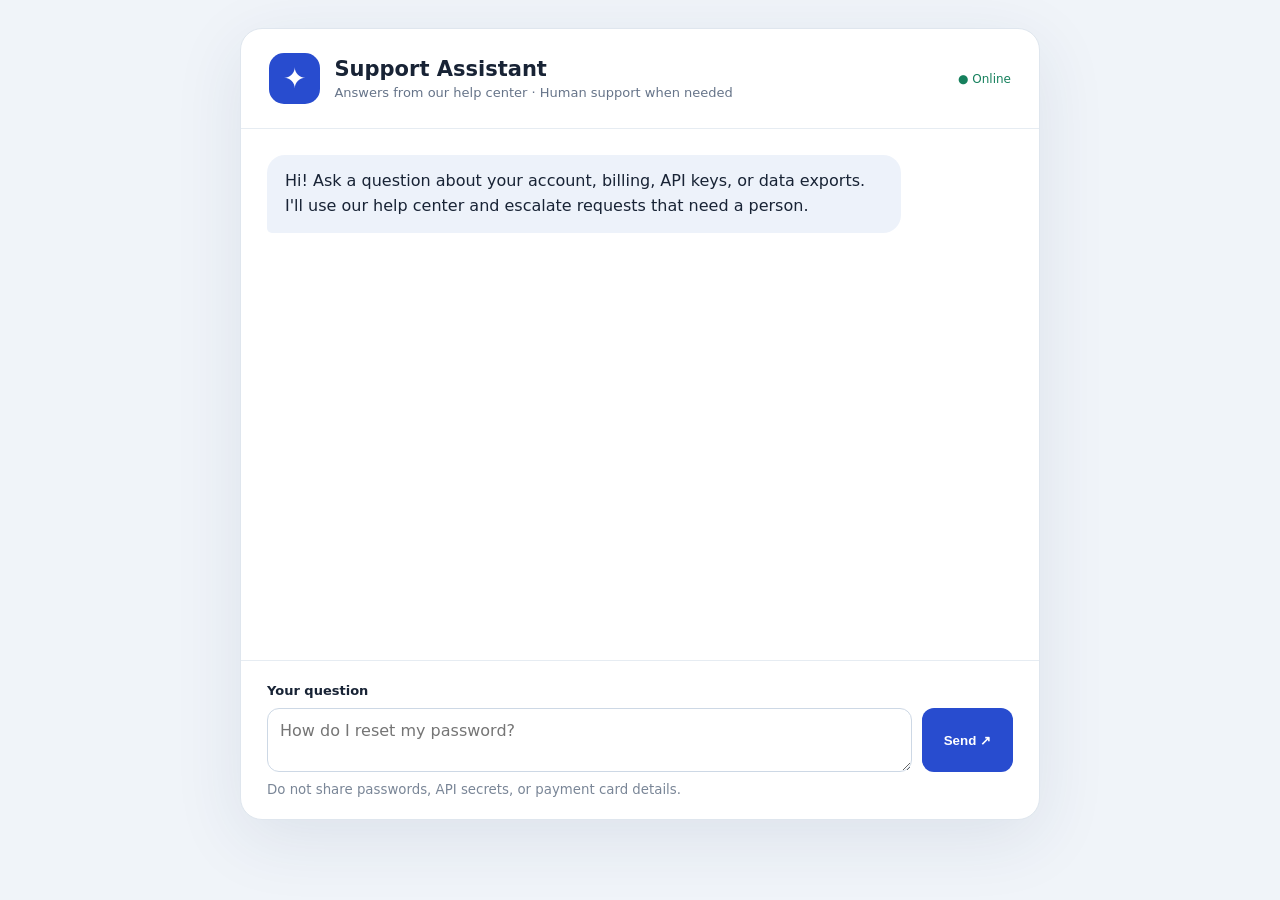
<file: gen-ai-project-2/ui/index.html>
<!doctype html><html lang="en"><head><meta charset="utf-8"><meta name="viewport" content="width=device-width, initial-scale=1"><title>Support Assistant</title><link rel="stylesheet" href="styles.css"></head><body><main class="shell"><header><div class="mark">✦</div><div><h1>Support Assistant</h1><p>Answers from our help center · Human support when needed</p></div><span class="status">● Online</span></header><section id="messages" class="messages" aria-live="polite"><article class="bubble bot">Hi! Ask a question about your account, billing, API keys, or data exports. I'll use our help center and escalate requests that need a person.</article></section><form id="chatForm"><label for="message">Your question</label><div class="composer"><textarea id="message" rows="2" maxlength="2000" placeholder="How do I reset my password?" required></textarea><button id="send" type="submit">Send ↗</button></div><small>Do not share passwords, API secrets, or payment card details.</small></form></main><script src="config.js"></script><script src="app.js"></script></body></html>
</file>
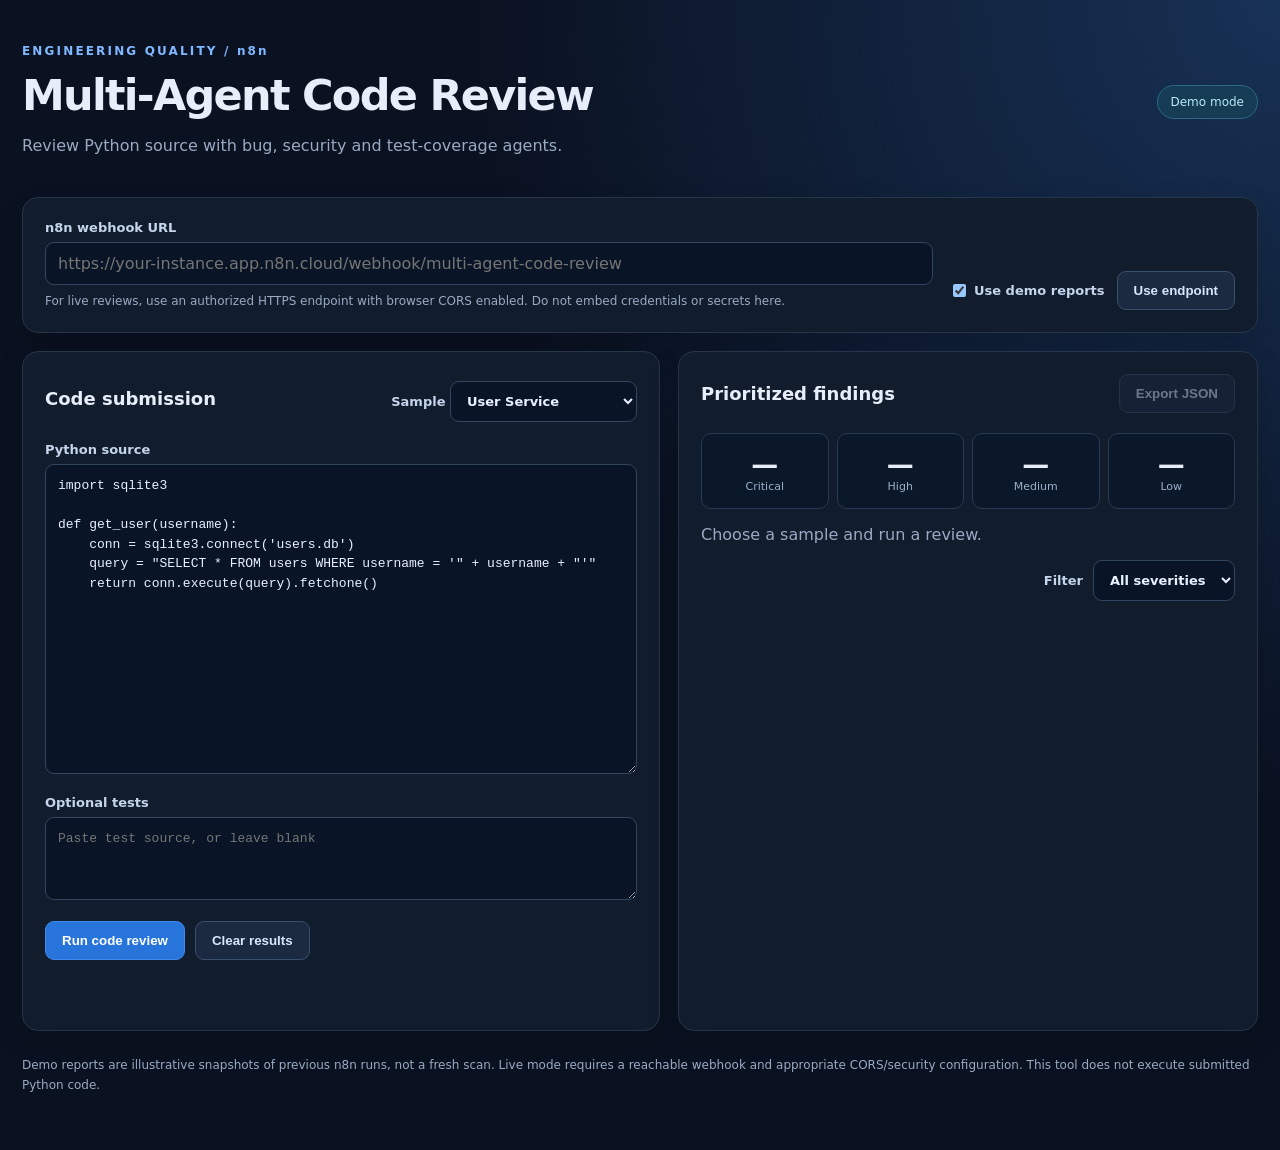
<file: gen-ai-project-3/ui/index.html>
<!doctype html>
<html lang="en"><head><meta charset="utf-8"><meta name="viewport" content="width=device-width,initial-scale=1"><meta name="color-scheme" content="dark"><title>Multi-Agent Code Review</title><link rel="stylesheet" href="./styles.css"></head>
<body><main class="shell"><header><div><p class="eyebrow">ENGINEERING QUALITY / n8n</p><h1>Multi-Agent Code Review</h1><p class="muted">Review Python source with bug, security and test-coverage agents.</p></div><span id="modeLabel" class="pill">Demo mode</span></header>
<section class="settings panel"><div><label for="endpoint">n8n webhook URL</label><input id="endpoint" type="url" placeholder="https://your-instance.app.n8n.cloud/webhook/multi-agent-code-review" autocomplete="off"><small>For live reviews, use an authorized HTTPS endpoint with browser CORS enabled. Do not embed credentials or secrets here.</small></div><div class="settings-actions"><label class="toggle"><input id="demo" type="checkbox" checked> Use demo reports</label><button id="saveEndpoint" class="secondary" type="button">Use endpoint</button></div></section>
<div class="columns"><section class="panel editor"><div class="sectionhead"><h2>Code submission</h2><label for="sample">Sample <select id="sample"><option value="user_service">User Service</option><option value="backup_utility">Backup Utility</option><option value="billing_calculations">Billing Calculations</option><option value="custom">Custom</option></select></label></div><label for="source">Python source</label><textarea id="source" spellcheck="false" aria-label="Python source code"></textarea><label for="tests">Optional tests</label><textarea id="tests" rows="3" spellcheck="false" placeholder="Paste test source, or leave blank"></textarea><div class="actions"><button id="run" type="button">Run code review</button><button id="clear" class="secondary" type="button">Clear results</button></div><p id="message" class="message" role="status" aria-live="polite"></p></section>
<section class="panel results"><div class="sectionhead"><h2>Prioritized findings</h2><button id="download" class="secondary" disabled type="button">Export JSON</button></div><div id="metrics" class="metrics"><div><strong id="critical">—</strong><span>Critical</span></div><div><strong id="high">—</strong><span>High</span></div><div><strong id="medium">—</strong><span>Medium</span></div><div><strong id="low">—</strong><span>Low</span></div></div><p id="reportStatus" class="muted">Choose a sample and run a review.</p><div class="filters"><label for="severity">Filter <select id="severity"><option value="ALL">All severities</option><option>CRITICAL</option><option>HIGH</option><option>MEDIUM</option><option>LOW</option></select></label></div><div id="findings" class="findings"></div></section></div>
<footer>Demo reports are illustrative snapshots of previous n8n runs, not a fresh scan. Live mode requires a reachable webhook and appropriate CORS/security configuration. This tool does not execute submitted Python code.</footer></main><script src="./app.js" defer></script></body></html>
</file>
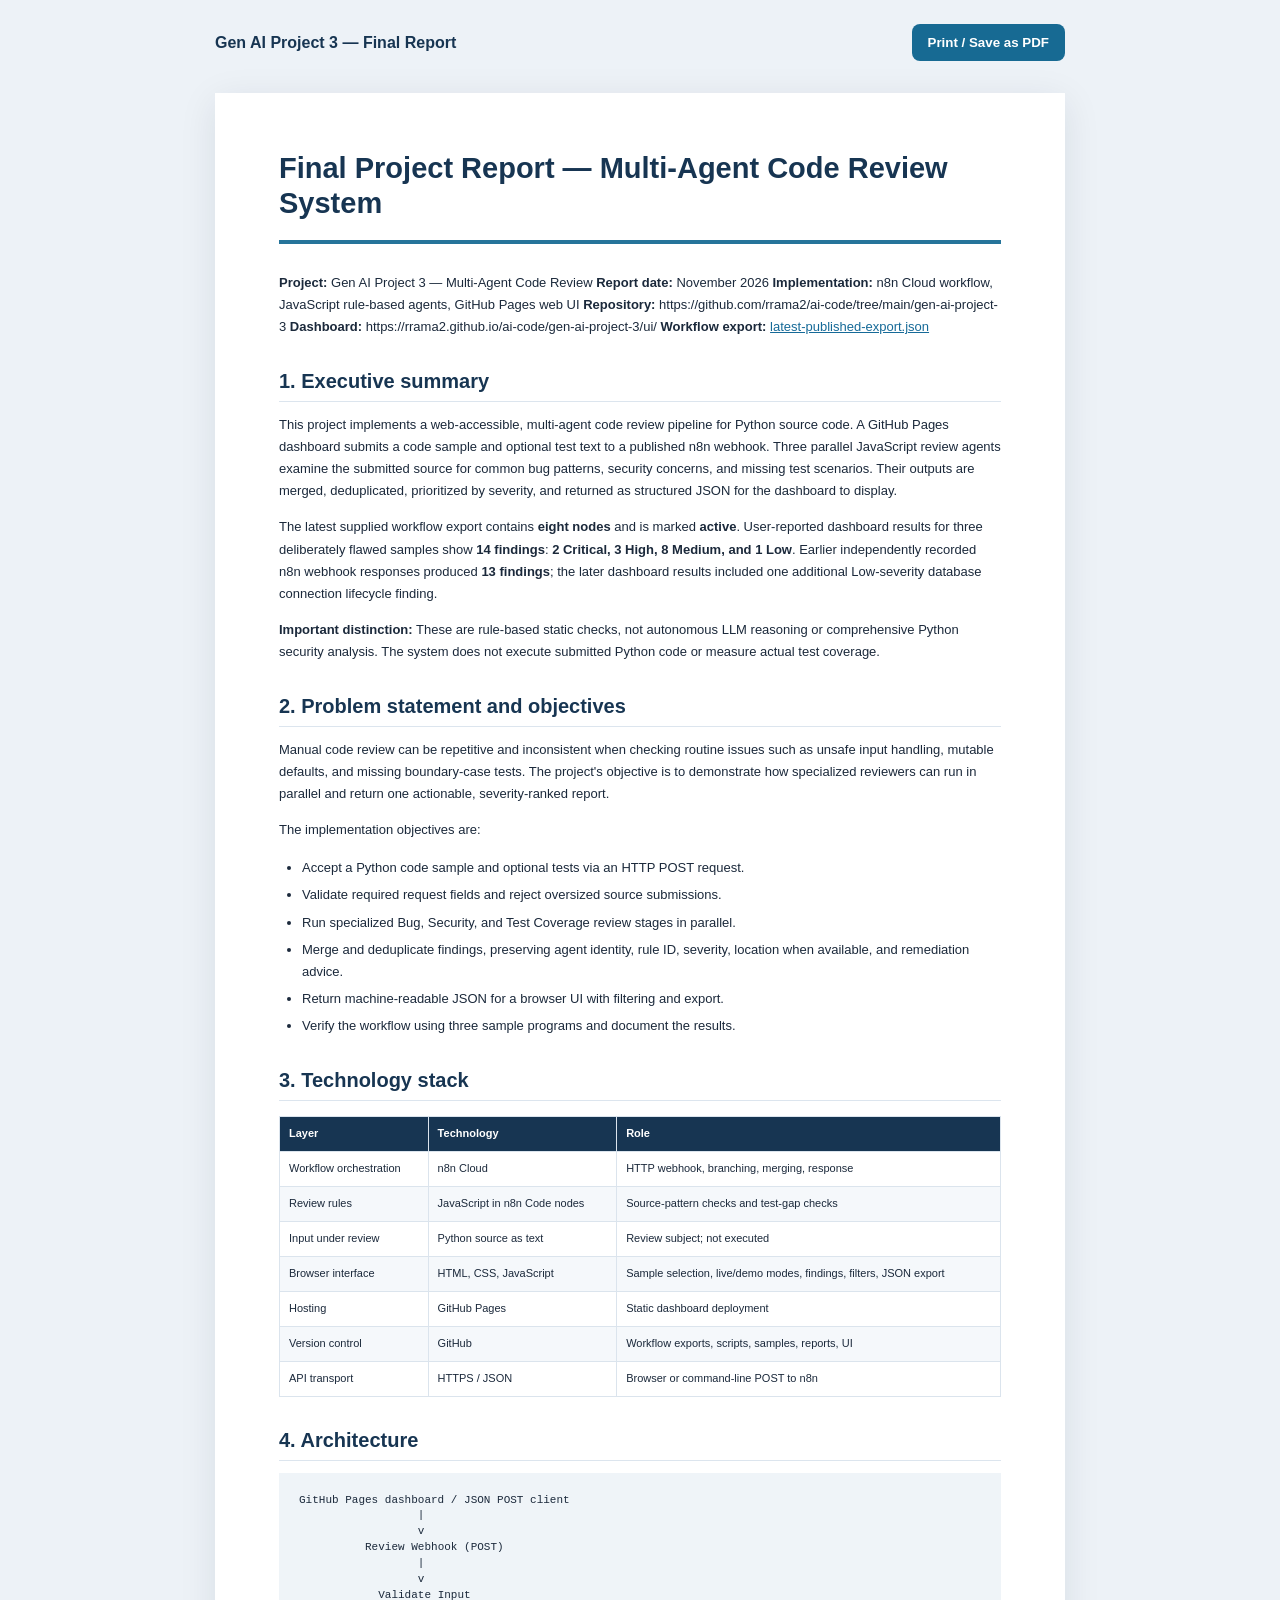
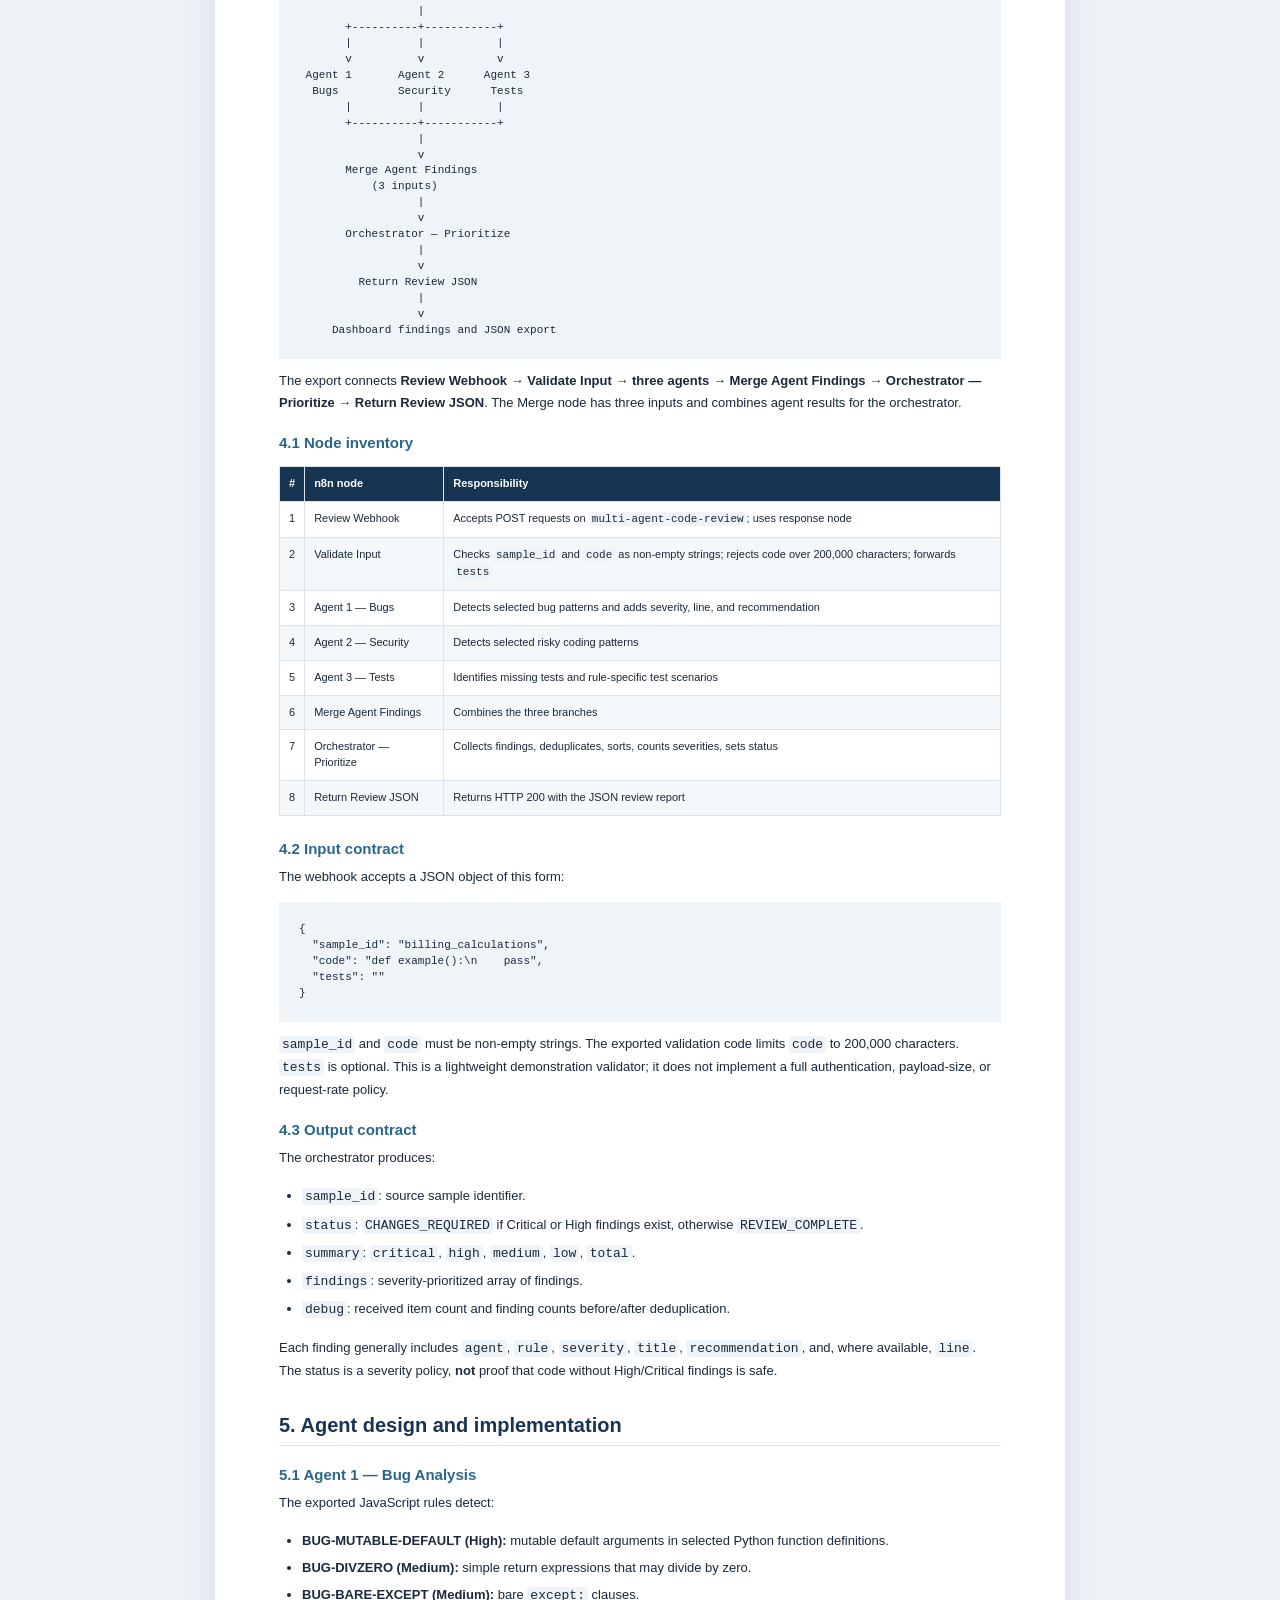
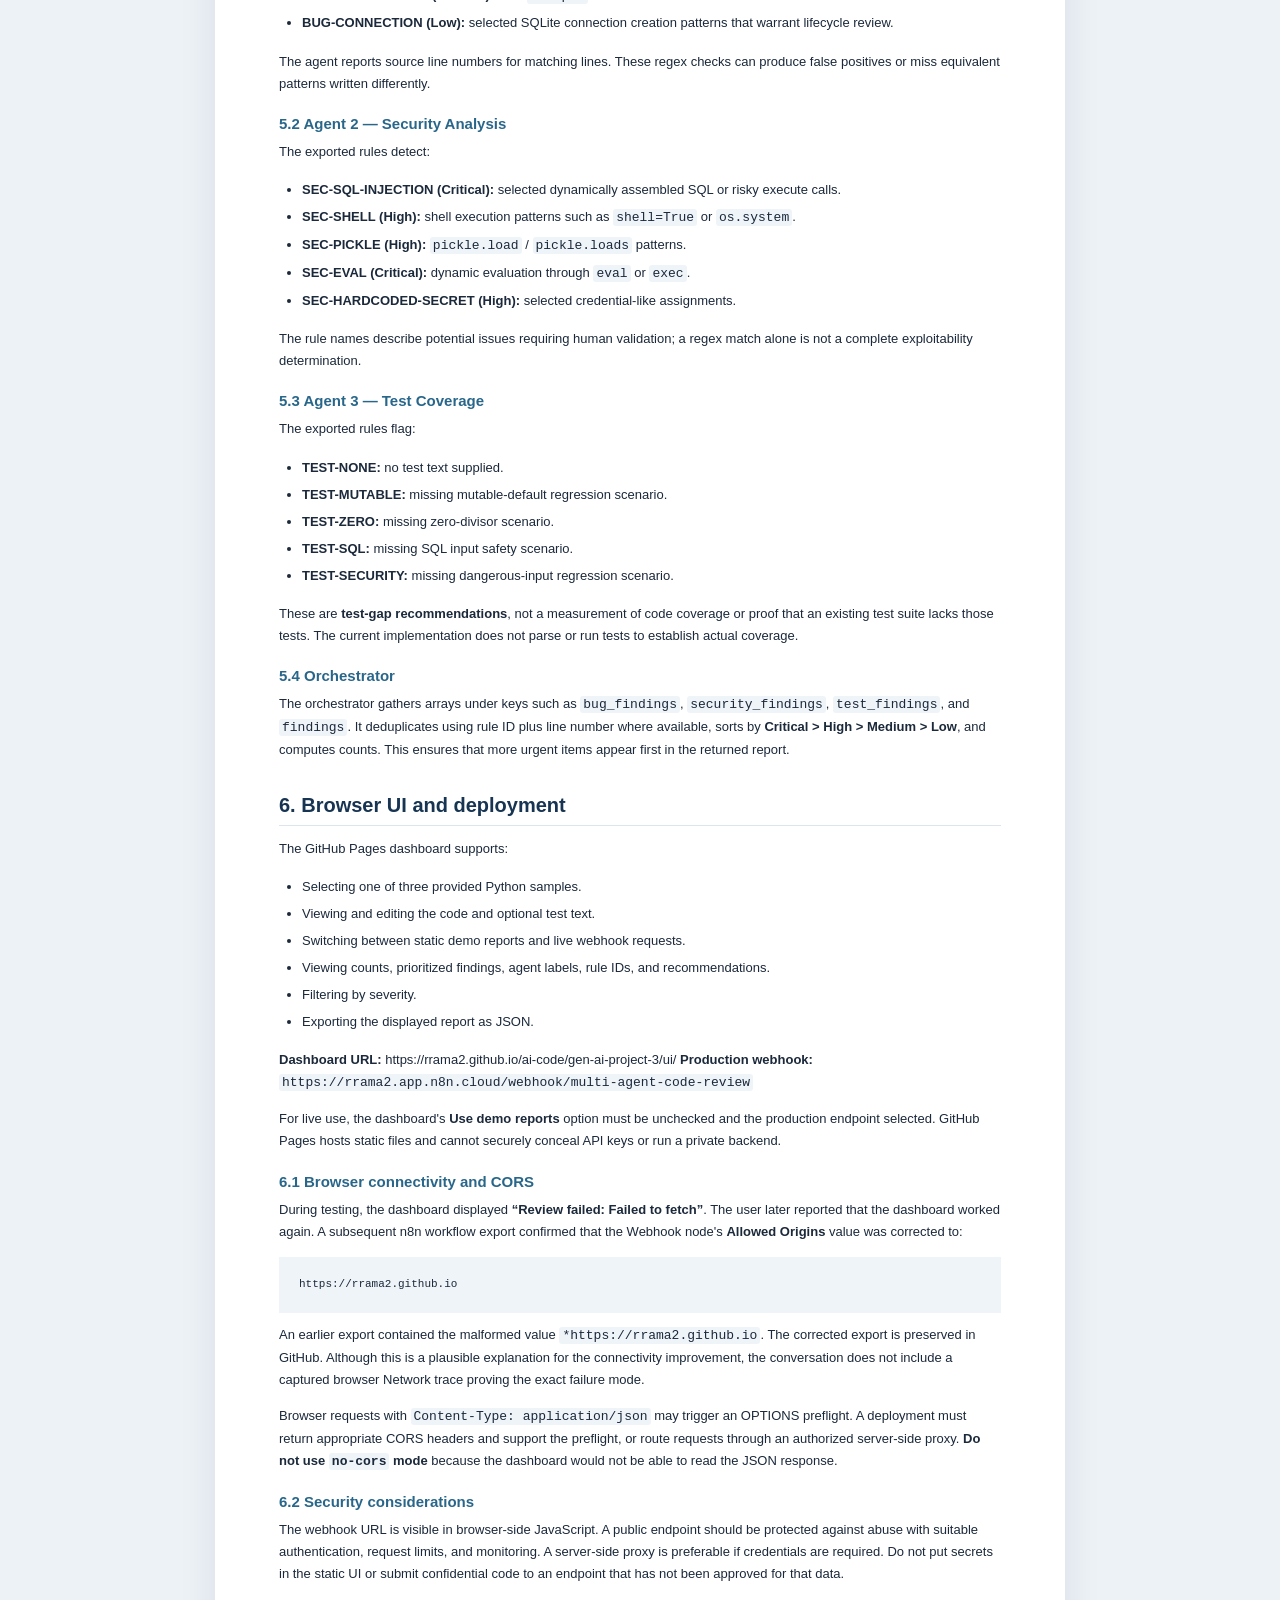
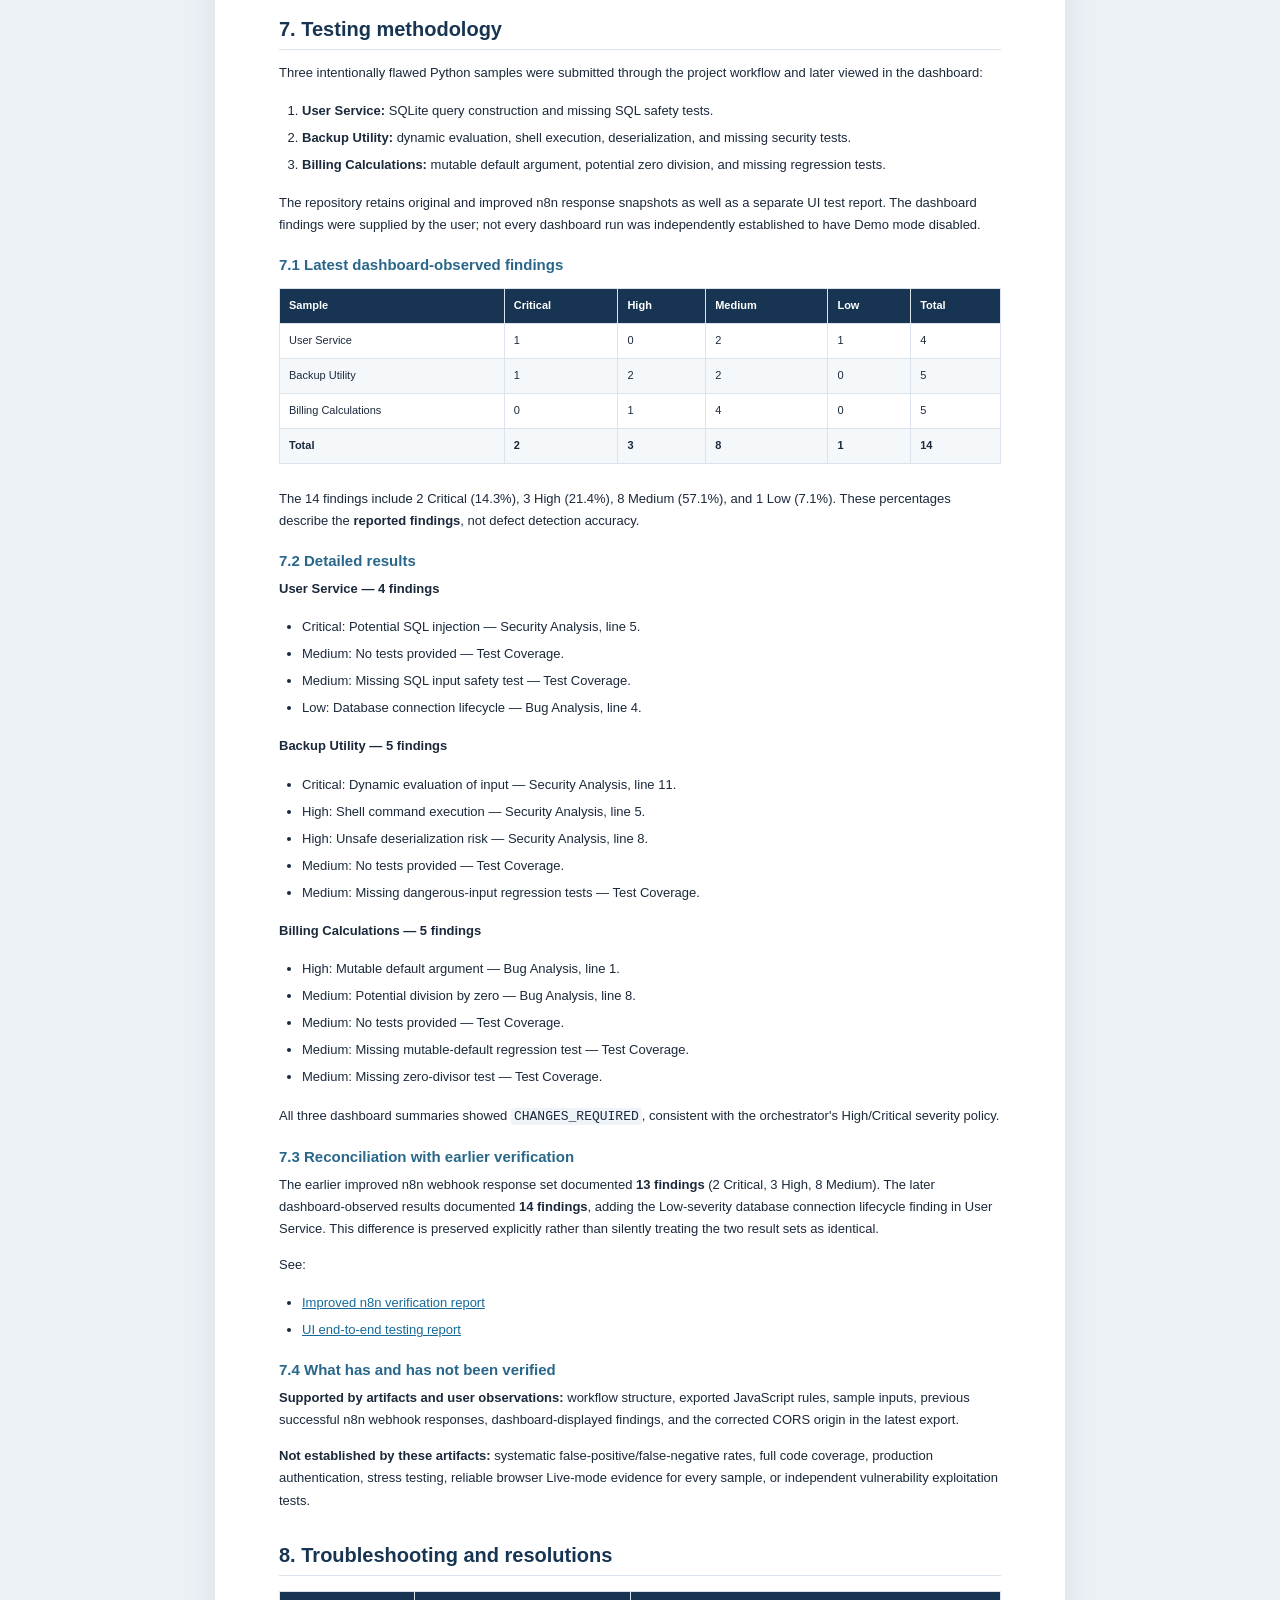
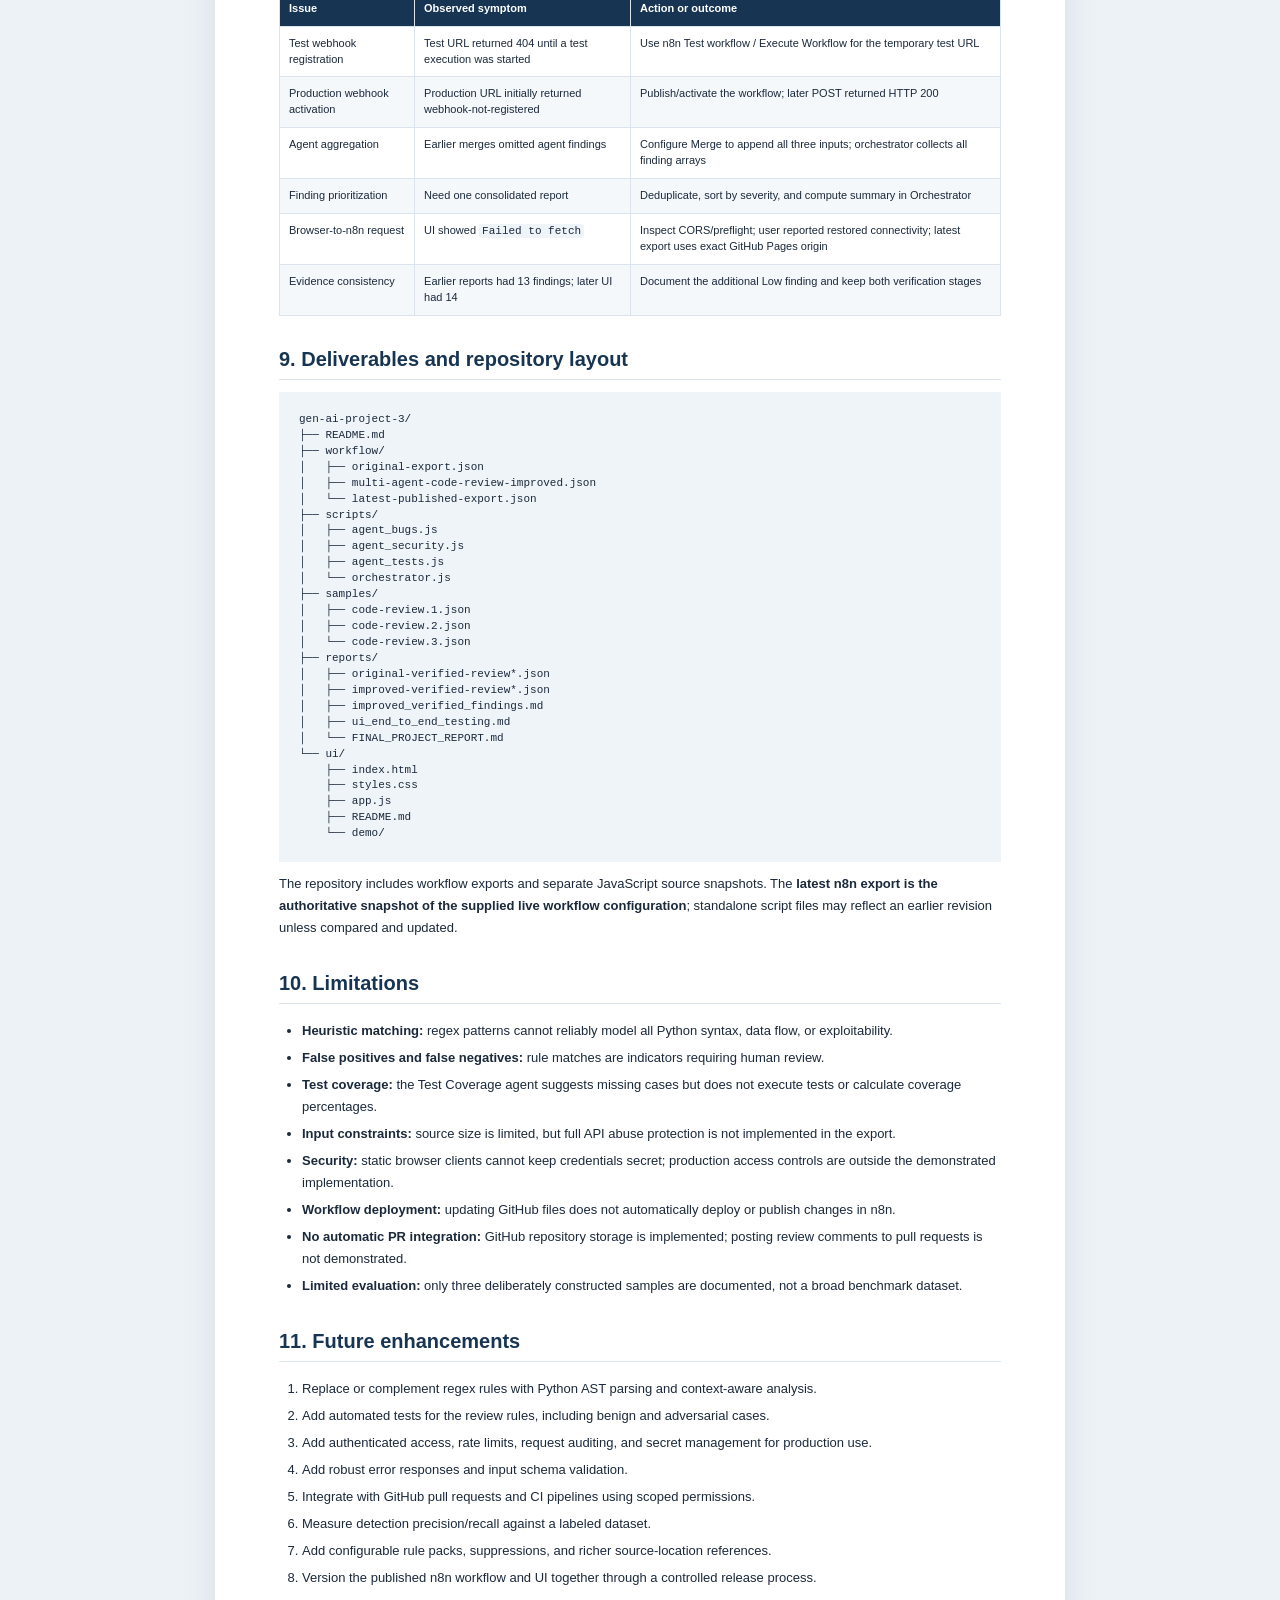
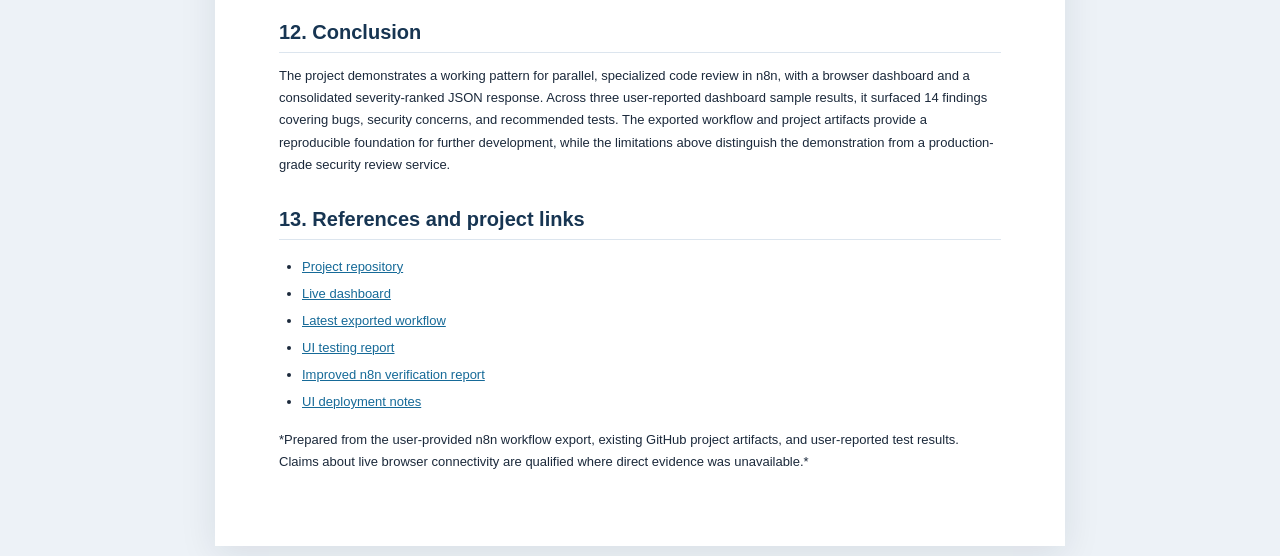
<file: gen-ai-project-3/reports/final-report.html>
<!doctype html><html lang="en"><head><meta charset="utf-8"><meta name="viewport" content="width=device-width, initial-scale=1"><title>Multi-Agent Code Review | Final Project Report</title><style>
:root{font-family:Arial,Helvetica,sans-serif;color:#1b293b;background:#edf2f7}*{box-sizing:border-box}body{margin:0}main{background:white;max-width:850px;margin:32px auto;padding:58px 64px;box-shadow:0 8px 35px #10203018}h1{font-size:29px;line-height:1.22;color:#173552;border-bottom:4px solid #26749a;padding-bottom:18px;margin:0 0 28px}h2{font-size:20px;color:#173552;margin:32px 0 12px;border-bottom:1px solid #dce5ee;padding-bottom:8px;break-after:avoid}h3{font-size:15px;color:#28668a;margin:20px 0 9px;break-after:avoid}p,li{font-size:13px;line-height:1.7}p{margin:8px 0 14px}li{margin-bottom:5px}ul,ol{padding-left:23px}code{font-family:Consolas,monospace;background:#eff4f8;padding:1px 3px;border-radius:3px;overflow-wrap:anywhere}pre{background:#eff4f8;padding:20px;font-size:11px;line-height:1.45;white-space:pre-wrap;break-inside:avoid}table{width:100%;border-collapse:collapse;font-size:11px;line-height:1.45}th{background:#173552;color:white;text-align:left}th,td{padding:9px;border:1px solid #dbe4ed;vertical-align:top}tr:nth-child(odd) td{background:#f5f8fb}.tablewrap{overflow-x:auto;margin:15px 0 24px}a{color:#166a98}header{max-width:850px;margin:24px auto 0;display:flex;align-items:center;justify-content:space-between;gap:12px}header strong{color:#173552}button{background:#176a93;border:0;border-radius:8px;color:white;padding:11px 16px;font-weight:bold;cursor:pointer}@page{size:A4;margin:16mm 15mm}@media print{:root{background:white}header{display:none}main{max-width:none;margin:0;padding:0;box-shadow:none}p,li{font-size:10pt}table{font-size:8.5pt}h1{font-size:22pt}h2{font-size:15pt}a{color:#173552;text-decoration:none}tr{break-inside:avoid}}
</style></head><body><header><strong>Gen AI Project 3 — Final Report</strong><button onclick="window.print()">Print / Save as PDF</button></header><main><h1>Final Project Report — Multi-Agent Code Review System</h1><p><strong>Project:</strong> Gen AI Project 3 — Multi-Agent Code Review   <strong>Report date:</strong> November 2026   <strong>Implementation:</strong> n8n Cloud workflow, JavaScript rule-based agents, GitHub Pages web UI   <strong>Repository:</strong> https://github.com/rrama2/ai-code/tree/main/gen-ai-project-3   <strong>Dashboard:</strong> https://rrama2.github.io/ai-code/gen-ai-project-3/ui/   <strong>Workflow export:</strong> <a href="../workflow/latest-published-export.json">latest-published-export.json</a></p><h2>1. Executive summary</h2><p>This project implements a web-accessible, multi-agent code review pipeline for Python source code. A GitHub Pages dashboard submits a code sample and optional test text to a published n8n webhook. Three parallel JavaScript review agents examine the submitted source for common bug patterns, security concerns, and missing test scenarios. Their outputs are merged, deduplicated, prioritized by severity, and returned as structured JSON for the dashboard to display.</p><p>The latest supplied workflow export contains <strong>eight nodes</strong> and is marked <strong>active</strong>. User-reported dashboard results for three deliberately flawed samples show <strong>14 findings</strong>: <strong>2 Critical, 3 High, 8 Medium, and 1 Low</strong>. Earlier independently recorded n8n webhook responses produced <strong>13 findings</strong>; the later dashboard results included one additional Low-severity database connection lifecycle finding.</p><p><strong>Important distinction:</strong> These are rule-based static checks, not autonomous LLM reasoning or comprehensive Python security analysis. The system does not execute submitted Python code or measure actual test coverage.</p><h2>2. Problem statement and objectives</h2><p>Manual code review can be repetitive and inconsistent when checking routine issues such as unsafe input handling, mutable defaults, and missing boundary-case tests. The project's objective is to demonstrate how specialized reviewers can run in parallel and return one actionable, severity-ranked report.</p><p>The implementation objectives are:</p><ul><li>Accept a Python code sample and optional tests via an HTTP POST request.</li><li>Validate required request fields and reject oversized source submissions.</li><li>Run specialized Bug, Security, and Test Coverage review stages in parallel.</li><li>Merge and deduplicate findings, preserving agent identity, rule ID, severity, location when available, and remediation advice.</li><li>Return machine-readable JSON for a browser UI with filtering and export.</li><li>Verify the workflow using three sample programs and document the results.</li></ul><h2>3. Technology stack</h2><div class='tablewrap'><table><tr><th>Layer</th><th>Technology</th><th>Role</th></tr><tr><td>Workflow orchestration</td><td>n8n Cloud</td><td>HTTP webhook, branching, merging, response</td></tr><tr><td>Review rules</td><td>JavaScript in n8n Code nodes</td><td>Source-pattern checks and test-gap checks</td></tr><tr><td>Input under review</td><td>Python source as text</td><td>Review subject; not executed</td></tr><tr><td>Browser interface</td><td>HTML, CSS, JavaScript</td><td>Sample selection, live/demo modes, findings, filters, JSON export</td></tr><tr><td>Hosting</td><td>GitHub Pages</td><td>Static dashboard deployment</td></tr><tr><td>Version control</td><td>GitHub</td><td>Workflow exports, scripts, samples, reports, UI</td></tr><tr><td>API transport</td><td>HTTPS / JSON</td><td>Browser or command-line POST to n8n</td></tr></table></div><h2>4. Architecture</h2><pre>GitHub Pages dashboard / JSON POST client
                  |
                  v
          Review Webhook (POST)
                  |
                  v
            Validate Input
                  |
       +----------+-----------+
       |          |           |
       v          v           v
 Agent 1       Agent 2      Agent 3
  Bugs         Security      Tests
       |          |           |
       +----------+-----------+
                  |
                  v
       Merge Agent Findings
           (3 inputs)
                  |
                  v
       Orchestrator — Prioritize
                  |
                  v
         Return Review JSON
                  |
                  v
     Dashboard findings and JSON export</pre><p>The export connects <strong>Review Webhook → Validate Input → three agents → Merge Agent Findings → Orchestrator — Prioritize → Return Review JSON</strong>. The Merge node has three inputs and combines agent results for the orchestrator.</p><h3>4.1 Node inventory</h3><div class='tablewrap'><table><tr><th>#</th><th>n8n node</th><th>Responsibility</th></tr><tr><td>1</td><td>Review Webhook</td><td>Accepts POST requests on <code>multi-agent-code-review</code>; uses response node</td></tr><tr><td>2</td><td>Validate Input</td><td>Checks <code>sample_id</code> and <code>code</code> as non-empty strings; rejects code over 200,000 characters; forwards <code>tests</code></td></tr><tr><td>3</td><td>Agent 1 — Bugs</td><td>Detects selected bug patterns and adds severity, line, and recommendation</td></tr><tr><td>4</td><td>Agent 2 — Security</td><td>Detects selected risky coding patterns</td></tr><tr><td>5</td><td>Agent 3 — Tests</td><td>Identifies missing tests and rule-specific test scenarios</td></tr><tr><td>6</td><td>Merge Agent Findings</td><td>Combines the three branches</td></tr><tr><td>7</td><td>Orchestrator — Prioritize</td><td>Collects findings, deduplicates, sorts, counts severities, sets status</td></tr><tr><td>8</td><td>Return Review JSON</td><td>Returns HTTP 200 with the JSON review report</td></tr></table></div><h3>4.2 Input contract</h3><p>The webhook accepts a JSON object of this form:</p><pre>{
  &quot;sample_id&quot;: &quot;billing_calculations&quot;,
  &quot;code&quot;: &quot;def example():\n    pass&quot;,
  &quot;tests&quot;: &quot;&quot;
}</pre><p><code>sample_id</code> and <code>code</code> must be non-empty strings. The exported validation code limits <code>code</code> to 200,000 characters. <code>tests</code> is optional. This is a lightweight demonstration validator; it does not implement a full authentication, payload-size, or request-rate policy.</p><h3>4.3 Output contract</h3><p>The orchestrator produces:</p><ul><li><code>sample_id</code>: source sample identifier.</li><li><code>status</code>: <code>CHANGES_REQUIRED</code> if Critical or High findings exist, otherwise <code>REVIEW_COMPLETE</code>.</li><li><code>summary</code>: <code>critical</code>, <code>high</code>, <code>medium</code>, <code>low</code>, <code>total</code>.</li><li><code>findings</code>: severity-prioritized array of findings.</li><li><code>debug</code>: received item count and finding counts before/after deduplication.</li></ul><p>Each finding generally includes <code>agent</code>, <code>rule</code>, <code>severity</code>, <code>title</code>, <code>recommendation</code>, and, where available, <code>line</code>. The status is a severity policy, <strong>not</strong> proof that code without High/Critical findings is safe.</p><h2>5. Agent design and implementation</h2><h3>5.1 Agent 1 — Bug Analysis</h3><p>The exported JavaScript rules detect:</p><ul><li><strong>BUG-MUTABLE-DEFAULT (High):</strong> mutable default arguments in selected Python function definitions.</li><li><strong>BUG-DIVZERO (Medium):</strong> simple return expressions that may divide by zero.</li><li><strong>BUG-BARE-EXCEPT (Medium):</strong> bare <code>except:</code> clauses.</li><li><strong>BUG-CONNECTION (Low):</strong> selected SQLite connection creation patterns that warrant lifecycle review.</li></ul><p>The agent reports source line numbers for matching lines. These regex checks can produce false positives or miss equivalent patterns written differently.</p><h3>5.2 Agent 2 — Security Analysis</h3><p>The exported rules detect:</p><ul><li><strong>SEC-SQL-INJECTION (Critical):</strong> selected dynamically assembled SQL or risky execute calls.</li><li><strong>SEC-SHELL (High):</strong> shell execution patterns such as <code>shell=True</code> or <code>os.system</code>.</li><li><strong>SEC-PICKLE (High):</strong> <code>pickle.load</code> / <code>pickle.loads</code> patterns.</li><li><strong>SEC-EVAL (Critical):</strong> dynamic evaluation through <code>eval</code> or <code>exec</code>.</li><li><strong>SEC-HARDCODED-SECRET (High):</strong> selected credential-like assignments.</li></ul><p>The rule names describe potential issues requiring human validation; a regex match alone is not a complete exploitability determination.</p><h3>5.3 Agent 3 — Test Coverage</h3><p>The exported rules flag:</p><ul><li><strong>TEST-NONE:</strong> no test text supplied.</li><li><strong>TEST-MUTABLE:</strong> missing mutable-default regression scenario.</li><li><strong>TEST-ZERO:</strong> missing zero-divisor scenario.</li><li><strong>TEST-SQL:</strong> missing SQL input safety scenario.</li><li><strong>TEST-SECURITY:</strong> missing dangerous-input regression scenario.</li></ul><p>These are <strong>test-gap recommendations</strong>, not a measurement of code coverage or proof that an existing test suite lacks those tests. The current implementation does not parse or run tests to establish actual coverage.</p><h3>5.4 Orchestrator</h3><p>The orchestrator gathers arrays under keys such as <code>bug_findings</code>, <code>security_findings</code>, <code>test_findings</code>, and <code>findings</code>. It deduplicates using rule ID plus line number where available, sorts by <strong>Critical &gt; High &gt; Medium &gt; Low</strong>, and computes counts. This ensures that more urgent items appear first in the returned report.</p><h2>6. Browser UI and deployment</h2><p>The GitHub Pages dashboard supports:</p><ul><li>Selecting one of three provided Python samples.</li><li>Viewing and editing the code and optional test text.</li><li>Switching between static demo reports and live webhook requests.</li><li>Viewing counts, prioritized findings, agent labels, rule IDs, and recommendations.</li><li>Filtering by severity.</li><li>Exporting the displayed report as JSON.</li></ul><p><strong>Dashboard URL:</strong> https://rrama2.github.io/ai-code/gen-ai-project-3/ui/   <strong>Production webhook:</strong> <code>https://rrama2.app.n8n.cloud/webhook/multi-agent-code-review</code></p><p>For live use, the dashboard's <strong>Use demo reports</strong> option must be unchecked and the production endpoint selected. GitHub Pages hosts static files and cannot securely conceal API keys or run a private backend.</p><h3>6.1 Browser connectivity and CORS</h3><p>During testing, the dashboard displayed <strong>“Review failed: Failed to fetch”</strong>. The user later reported that the dashboard worked again. A subsequent n8n workflow export confirmed that the Webhook node's <strong>Allowed Origins</strong> value was corrected to:</p><pre>https://rrama2.github.io</pre><p>An earlier export contained the malformed value <code>*https://rrama2.github.io</code>. The corrected export is preserved in GitHub. Although this is a plausible explanation for the connectivity improvement, the conversation does not include a captured browser Network trace proving the exact failure mode.</p><p>Browser requests with <code>Content-Type: application/json</code> may trigger an OPTIONS preflight. A deployment must return appropriate CORS headers and support the preflight, or route requests through an authorized server-side proxy. <strong>Do not use <code>no-cors</code> mode</strong> because the dashboard would not be able to read the JSON response.</p><h3>6.2 Security considerations</h3><p>The webhook URL is visible in browser-side JavaScript. A public endpoint should be protected against abuse with suitable authentication, request limits, and monitoring. A server-side proxy is preferable if credentials are required. Do not put secrets in the static UI or submit confidential code to an endpoint that has not been approved for that data.</p><h2>7. Testing methodology</h2><p>Three intentionally flawed Python samples were submitted through the project workflow and later viewed in the dashboard:</p><ol><li><strong>User Service:</strong> SQLite query construction and missing SQL safety tests.</li><li><strong>Backup Utility:</strong> dynamic evaluation, shell execution, deserialization, and missing security tests.</li><li><strong>Billing Calculations:</strong> mutable default argument, potential zero division, and missing regression tests.</li></ol><p>The repository retains original and improved n8n response snapshots as well as a separate UI test report. The dashboard findings were supplied by the user; not every dashboard run was independently established to have Demo mode disabled.</p><h3>7.1 Latest dashboard-observed findings</h3><div class='tablewrap'><table><tr><th>Sample</th><th>Critical</th><th>High</th><th>Medium</th><th>Low</th><th>Total</th></tr><tr><td>User Service</td><td>1</td><td>0</td><td>2</td><td>1</td><td>4</td></tr><tr><td>Backup Utility</td><td>1</td><td>2</td><td>2</td><td>0</td><td>5</td></tr><tr><td>Billing Calculations</td><td>0</td><td>1</td><td>4</td><td>0</td><td>5</td></tr><tr><td><strong>Total</strong></td><td><strong>2</strong></td><td><strong>3</strong></td><td><strong>8</strong></td><td><strong>1</strong></td><td><strong>14</strong></td></tr></table></div><p>The 14 findings include 2 Critical (14.3%), 3 High (21.4%), 8 Medium (57.1%), and 1 Low (7.1%). These percentages describe the <strong>reported findings</strong>, not defect detection accuracy.</p><h3>7.2 Detailed results</h3><p><strong>User Service — 4 findings</strong></p><ul><li>Critical: Potential SQL injection — Security Analysis, line 5.</li><li>Medium: No tests provided — Test Coverage.</li><li>Medium: Missing SQL input safety test — Test Coverage.</li><li>Low: Database connection lifecycle — Bug Analysis, line 4.</li></ul><p><strong>Backup Utility — 5 findings</strong></p><ul><li>Critical: Dynamic evaluation of input — Security Analysis, line 11.</li><li>High: Shell command execution — Security Analysis, line 5.</li><li>High: Unsafe deserialization risk — Security Analysis, line 8.</li><li>Medium: No tests provided — Test Coverage.</li><li>Medium: Missing dangerous-input regression tests — Test Coverage.</li></ul><p><strong>Billing Calculations — 5 findings</strong></p><ul><li>High: Mutable default argument — Bug Analysis, line 1.</li><li>Medium: Potential division by zero — Bug Analysis, line 8.</li><li>Medium: No tests provided — Test Coverage.</li><li>Medium: Missing mutable-default regression test — Test Coverage.</li><li>Medium: Missing zero-divisor test — Test Coverage.</li></ul><p>All three dashboard summaries showed <code>CHANGES_REQUIRED</code>, consistent with the orchestrator's High/Critical severity policy.</p><h3>7.3 Reconciliation with earlier verification</h3><p>The earlier improved n8n webhook response set documented <strong>13 findings</strong> (2 Critical, 3 High, 8 Medium). The later dashboard-observed results documented <strong>14 findings</strong>, adding the Low-severity database connection lifecycle finding in User Service. This difference is preserved explicitly rather than silently treating the two result sets as identical.</p><p>See:</p><ul><li><a href="improved_verified_findings.md">Improved n8n verification report</a></li><li><a href="ui_end_to_end_testing.md">UI end-to-end testing report</a></li></ul><h3>7.4 What has and has not been verified</h3><p><strong>Supported by artifacts and user observations:</strong> workflow structure, exported JavaScript rules, sample inputs, previous successful n8n webhook responses, dashboard-displayed findings, and the corrected CORS origin in the latest export.</p><p><strong>Not established by these artifacts:</strong> systematic false-positive/false-negative rates, full code coverage, production authentication, stress testing, reliable browser Live-mode evidence for every sample, or independent vulnerability exploitation tests.</p><h2>8. Troubleshooting and resolutions</h2><div class='tablewrap'><table><tr><th>Issue</th><th>Observed symptom</th><th>Action or outcome</th></tr><tr><td>Test webhook registration</td><td>Test URL returned 404 until a test execution was started</td><td>Use n8n Test workflow / Execute Workflow for the temporary test URL</td></tr><tr><td>Production webhook activation</td><td>Production URL initially returned webhook-not-registered</td><td>Publish/activate the workflow; later POST returned HTTP 200</td></tr><tr><td>Agent aggregation</td><td>Earlier merges omitted agent findings</td><td>Configure Merge to append all three inputs; orchestrator collects all finding arrays</td></tr><tr><td>Finding prioritization</td><td>Need one consolidated report</td><td>Deduplicate, sort by severity, and compute summary in Orchestrator</td></tr><tr><td>Browser-to-n8n request</td><td>UI showed <code>Failed to fetch</code></td><td>Inspect CORS/preflight; user reported restored connectivity; latest export uses exact GitHub Pages origin</td></tr><tr><td>Evidence consistency</td><td>Earlier reports had 13 findings; later UI had 14</td><td>Document the additional Low finding and keep both verification stages</td></tr></table></div><h2>9. Deliverables and repository layout</h2><pre>gen-ai-project-3/
├── README.md
├── workflow/
│   ├── original-export.json
│   ├── multi-agent-code-review-improved.json
│   └── latest-published-export.json
├── scripts/
│   ├── agent_bugs.js
│   ├── agent_security.js
│   ├── agent_tests.js
│   └── orchestrator.js
├── samples/
│   ├── code-review.1.json
│   ├── code-review.2.json
│   └── code-review.3.json
├── reports/
│   ├── original-verified-review*.json
│   ├── improved-verified-review*.json
│   ├── improved_verified_findings.md
│   ├── ui_end_to_end_testing.md
│   └── FINAL_PROJECT_REPORT.md
└── ui/
    ├── index.html
    ├── styles.css
    ├── app.js
    ├── README.md
    └── demo/</pre><p>The repository includes workflow exports and separate JavaScript source snapshots. The <strong>latest n8n export is the authoritative snapshot of the supplied live workflow configuration</strong>; standalone script files may reflect an earlier revision unless compared and updated.</p><h2>10. Limitations</h2><ul><li><strong>Heuristic matching:</strong> regex patterns cannot reliably model all Python syntax, data flow, or exploitability.</li><li><strong>False positives and false negatives:</strong> rule matches are indicators requiring human review.</li><li><strong>Test coverage:</strong> the Test Coverage agent suggests missing cases but does not execute tests or calculate coverage percentages.</li><li><strong>Input constraints:</strong> source size is limited, but full API abuse protection is not implemented in the export.</li><li><strong>Security:</strong> static browser clients cannot keep credentials secret; production access controls are outside the demonstrated implementation.</li><li><strong>Workflow deployment:</strong> updating GitHub files does not automatically deploy or publish changes in n8n.</li><li><strong>No automatic PR integration:</strong> GitHub repository storage is implemented; posting review comments to pull requests is not demonstrated.</li><li><strong>Limited evaluation:</strong> only three deliberately constructed samples are documented, not a broad benchmark dataset.</li></ul><h2>11. Future enhancements</h2><ol><li>Replace or complement regex rules with Python AST parsing and context-aware analysis.</li><li>Add automated tests for the review rules, including benign and adversarial cases.</li><li>Add authenticated access, rate limits, request auditing, and secret management for production use.</li><li>Add robust error responses and input schema validation.</li><li>Integrate with GitHub pull requests and CI pipelines using scoped permissions.</li><li>Measure detection precision/recall against a labeled dataset.</li><li>Add configurable rule packs, suppressions, and richer source-location references.</li><li>Version the published n8n workflow and UI together through a controlled release process.</li></ol><h2>12. Conclusion</h2><p>The project demonstrates a working pattern for parallel, specialized code review in n8n, with a browser dashboard and a consolidated severity-ranked JSON response. Across three user-reported dashboard sample results, it surfaced 14 findings covering bugs, security concerns, and recommended tests. The exported workflow and project artifacts provide a reproducible foundation for further development, while the limitations above distinguish the demonstration from a production-grade security review service.</p><h2>13. References and project links</h2><ul><li><a href="https://github.com/rrama2/ai-code/tree/main/gen-ai-project-3">Project repository</a></li><li><a href="https://rrama2.github.io/ai-code/gen-ai-project-3/ui/">Live dashboard</a></li><li><a href="../workflow/latest-published-export.json">Latest exported workflow</a></li><li><a href="ui_end_to_end_testing.md">UI testing report</a></li><li><a href="improved_verified_findings.md">Improved n8n verification report</a></li><li><a href="../ui/README.md">UI deployment notes</a></li></ul><p>*Prepared from the user-provided n8n workflow export, existing GitHub project artifacts, and user-reported test results. Claims about live browser connectivity are qualified where direct evidence was unavailable.*</p></main></body></html>
</file>
<file: gen-ai-project-2/ui/styles.css>
:root{font-family:Inter,system-ui,-apple-system,Segoe UI,sans-serif;color:#182335;background:#f0f4f9}*{box-sizing:border-box}body{margin:0;padding:28px 12px}.shell{max-width:800px;min-height:88vh;margin:auto;background:white;border:1px solid #dfe6ee;border-radius:22px;box-shadow:0 18px 70px #203a5b18;display:flex;flex-direction:column;overflow:hidden}header{display:flex;align-items:center;gap:14px;padding:24px 28px;border-bottom:1px solid #e6ecf2}.mark{background:#284ccf;color:white;border-radius:15px;font-size:28px;padding:9px 14px}h1{font-size:21px;margin:0 0 4px}header p{color:#667489;margin:0;font-size:13px}.status{margin-left:auto;font-size:12px;color:#16805d;white-space:nowrap}.messages{padding:26px;display:flex;flex:1;flex-direction:column;gap:16px;min-height:350px;max-height:65vh;overflow:auto}.bubble{max-width:85%;padding:14px 18px;border-radius:18px;line-height:1.55;white-space:pre-wrap;overflow-wrap:anywhere}.bot{align-self:flex-start;background:#edf2fa;border-bottom-left-radius:5px}.user{align-self:flex-end;background:#284ccf;color:white;border-bottom-right-radius:5px}.meta{font-size:12px;margin-top:8px;color:#52627a}.ticket{font-weight:700}form{padding:22px 26px;border-top:1px solid #e6ecf2}label{display:block;font-size:13px;font-weight:650;margin-bottom:10px}.composer{display:flex;gap:10px}textarea{flex:1;border:1px solid #cdd8e5;border-radius:12px;padding:12px;font:inherit;resize:vertical;min-width:0}button{background:#284ccf;border:0;color:white;border-radius:12px;padding:0 22px;font-weight:650;cursor:pointer}button:disabled{opacity:.6;cursor:wait}small{display:block;color:#7a8697;margin-top:10px}@media(max-width:520px){header{padding:16px}.status{display:none}.messages{padding:16px}form{padding:16px}.bubble{max-width:95%}}
</file>
<file: gen-ai-project-3/ui/styles.css>
:root{font-family:Inter,ui-sans-serif,system-ui,Segoe UI,Arial,sans-serif;color:#e7eef9;background:#0a1120;font-synthesis:none}*{box-sizing:border-box}body{margin:0;background:radial-gradient(circle at top right,#173155 0,#0a1120 48%)}.shell{max-width:1320px;margin:auto;padding:32px 22px 55px}header{display:flex;justify-content:space-between;align-items:center;gap:16px;margin-bottom:26px}h1{font-size:clamp(28px,4vw,43px);margin:5px 0 10px;letter-spacing:-.04em}h2{font-size:18px;margin:0}.eyebrow{font-size:12px;letter-spacing:.18em;color:#80b8ff;font-weight:800}.muted,small,footer{color:#9aaac3}small{display:block;font-size:12px;line-height:1.5;margin-top:7px}.pill{background:#163b54;border:1px solid #2a6885;color:#b8e9f4;border-radius:30px;padding:9px 13px;white-space:nowrap;font-size:12px}.panel{border:1px solid #27354b;border-radius:16px;background:#111c2d;box-shadow:0 14px 32px #0002;padding:22px}.settings{display:flex;gap:20px;align-items:end;justify-content:space-between;margin-bottom:18px}.settings>div:first-child{flex:1}.settings-actions{display:flex;align-items:center;gap:12px;flex-wrap:wrap}.columns{display:grid;grid-template-columns:minmax(0,1.1fr) minmax(0,1fr);gap:18px}.sectionhead{display:flex;justify-content:space-between;align-items:center;gap:12px;margin-bottom:20px}label{font-size:13px;font-weight:650;color:#c5d5ec;display:block}input,textarea,select{background:#091526;color:#e8f1ff;border:1px solid #32465f;border-radius:9px;padding:11px 12px;font:inherit;width:100%;margin-top:7px}input:focus,textarea:focus,select:focus{outline:2px solid #65a8ff;outline-offset:1px}select{width:auto;max-width:200px}textarea{resize:vertical;line-height:1.5;font-family:ui-monospace,SFMono-Regular,Consolas,monospace;font-size:13px}#source{min-height:310px;margin-bottom:17px}.toggle{display:flex;align-items:center;gap:8px;white-space:nowrap}.toggle input{width:auto;margin:0}.actions{display:flex;gap:10px;margin-top:17px;flex-wrap:wrap}button{cursor:pointer;border:1px solid #4089ed;border-radius:9px;background:#2775db;color:white;font-weight:750;padding:11px 16px}button:hover{filter:brightness(1.13)}button:disabled{opacity:.45;cursor:not-allowed}.secondary{background:#1b2a40;border-color:#39506c;color:#d8e7fc}.message{min-height:22px;font-size:13px;color:#b7d4ff}.metrics{display:grid;grid-template-columns:repeat(4,1fr);gap:8px}.metrics>div{background:#0b182a;border:1px solid #273a54;border-radius:10px;padding:15px 7px;text-align:center}.metrics strong{display:block;font-size:27px}.metrics span{display:block;font-size:11px;color:#9db0ca}.filters{display:flex;justify-content:flex-end;margin:14px 0}.filters label{display:flex;align-items:center;gap:10px}.filters select{margin:0}.finding{border:1px solid #2b3d55;border-radius:11px;padding:15px;margin:11px 0;background:#101e31}.findinghead{display:flex;justify-content:space-between;gap:12px;align-items:start}.finding h3{font-size:15px;margin:0 0 7px}.finding p{font-size:13px;line-height:1.5;margin:8px 0}.tag{font-size:10px;font-weight:800;padding:5px 8px;border-radius:5px;white-space:nowrap;background:#293f5a}.tag.CRITICAL{background:#6e2535;color:#ffccd3}.tag.HIGH{background:#62451b;color:#ffe0a1}.tag.MEDIUM{background:#214a64;color:#c6e9ff}.tag.LOW{background:#334459}.meta{color:#95abc6;font-size:12px}.empty{padding:25px 5px;text-align:center;color:#a3b4cd}footer{font-size:12px;margin-top:24px;line-height:1.7}@media(max-width:900px){.columns{grid-template-columns:1fr}.settings{flex-direction:column;align-items:stretch}.settings-actions{justify-content:space-between}}@media(max-width:480px){.shell{padding:18px 12px}header{align-items:start}.panel{padding:15px}.metrics{gap:4px}.metrics strong{font-size:22px}}
</file>
